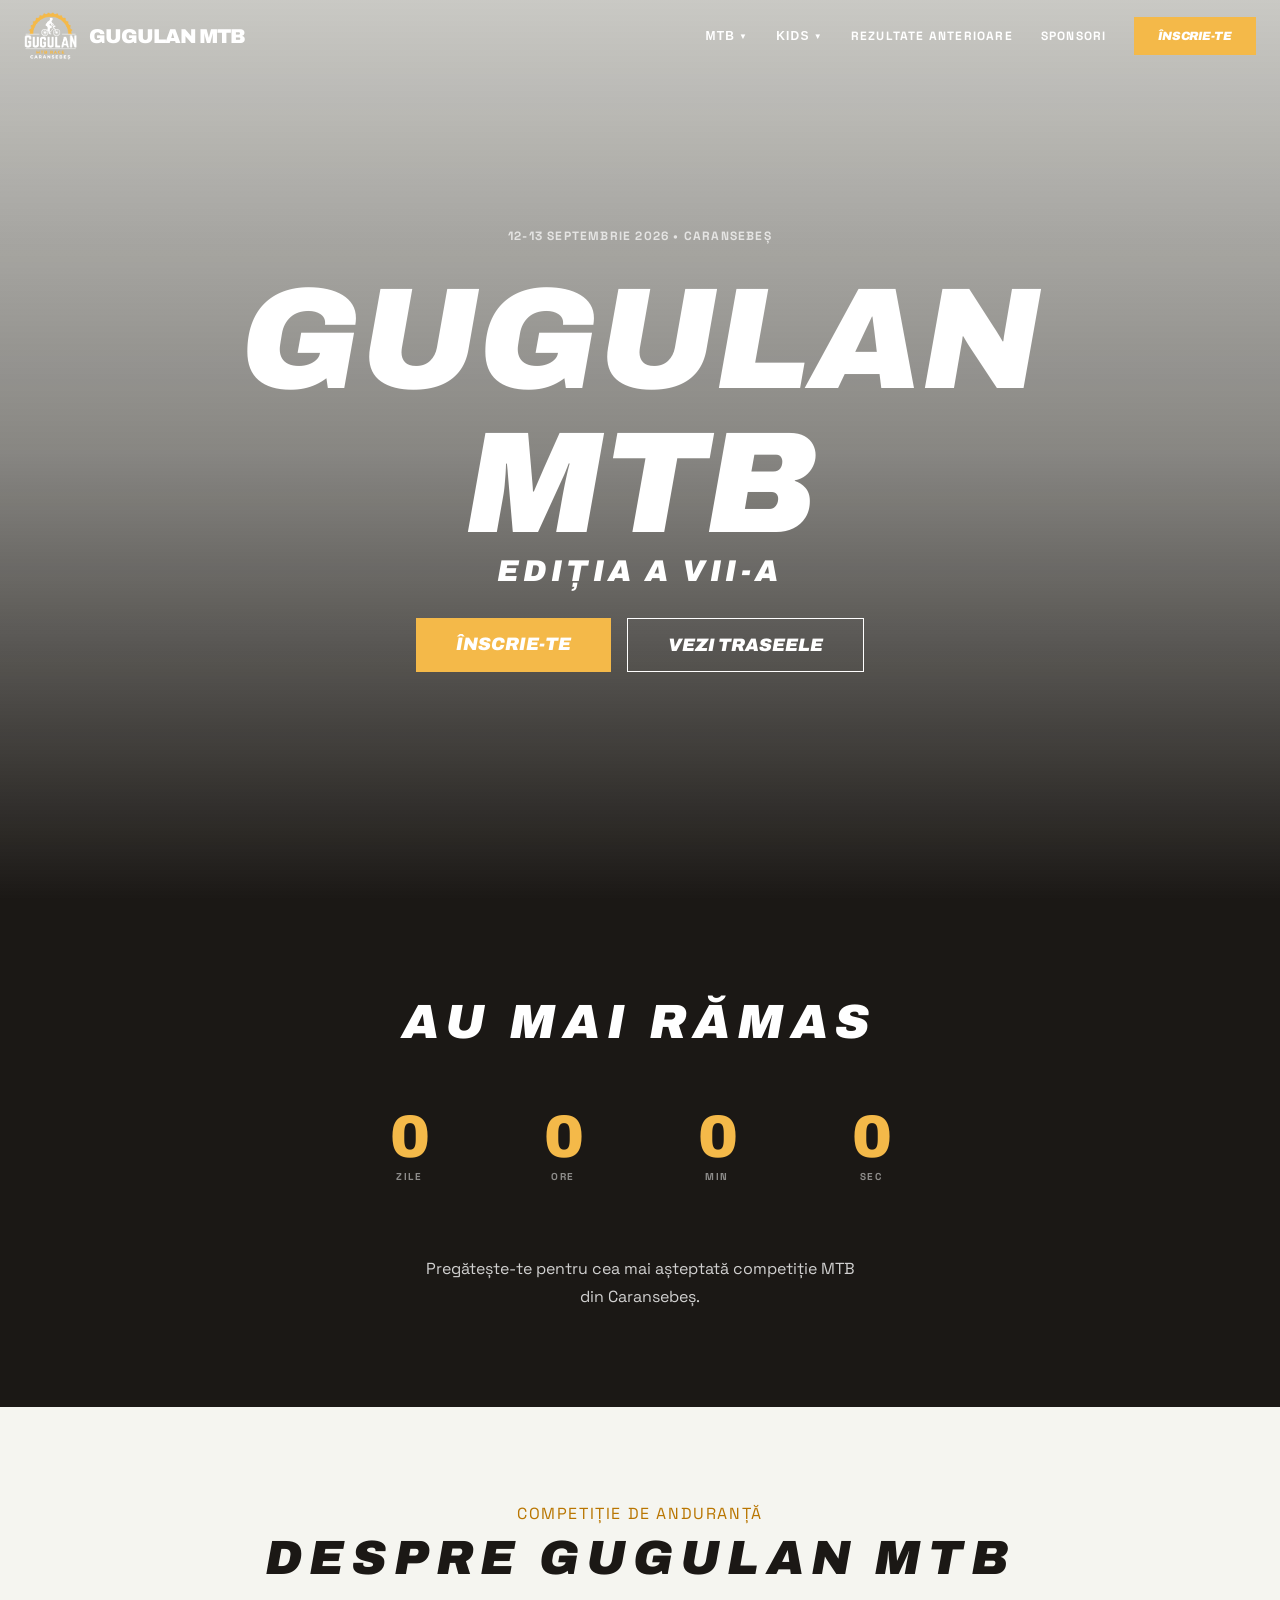
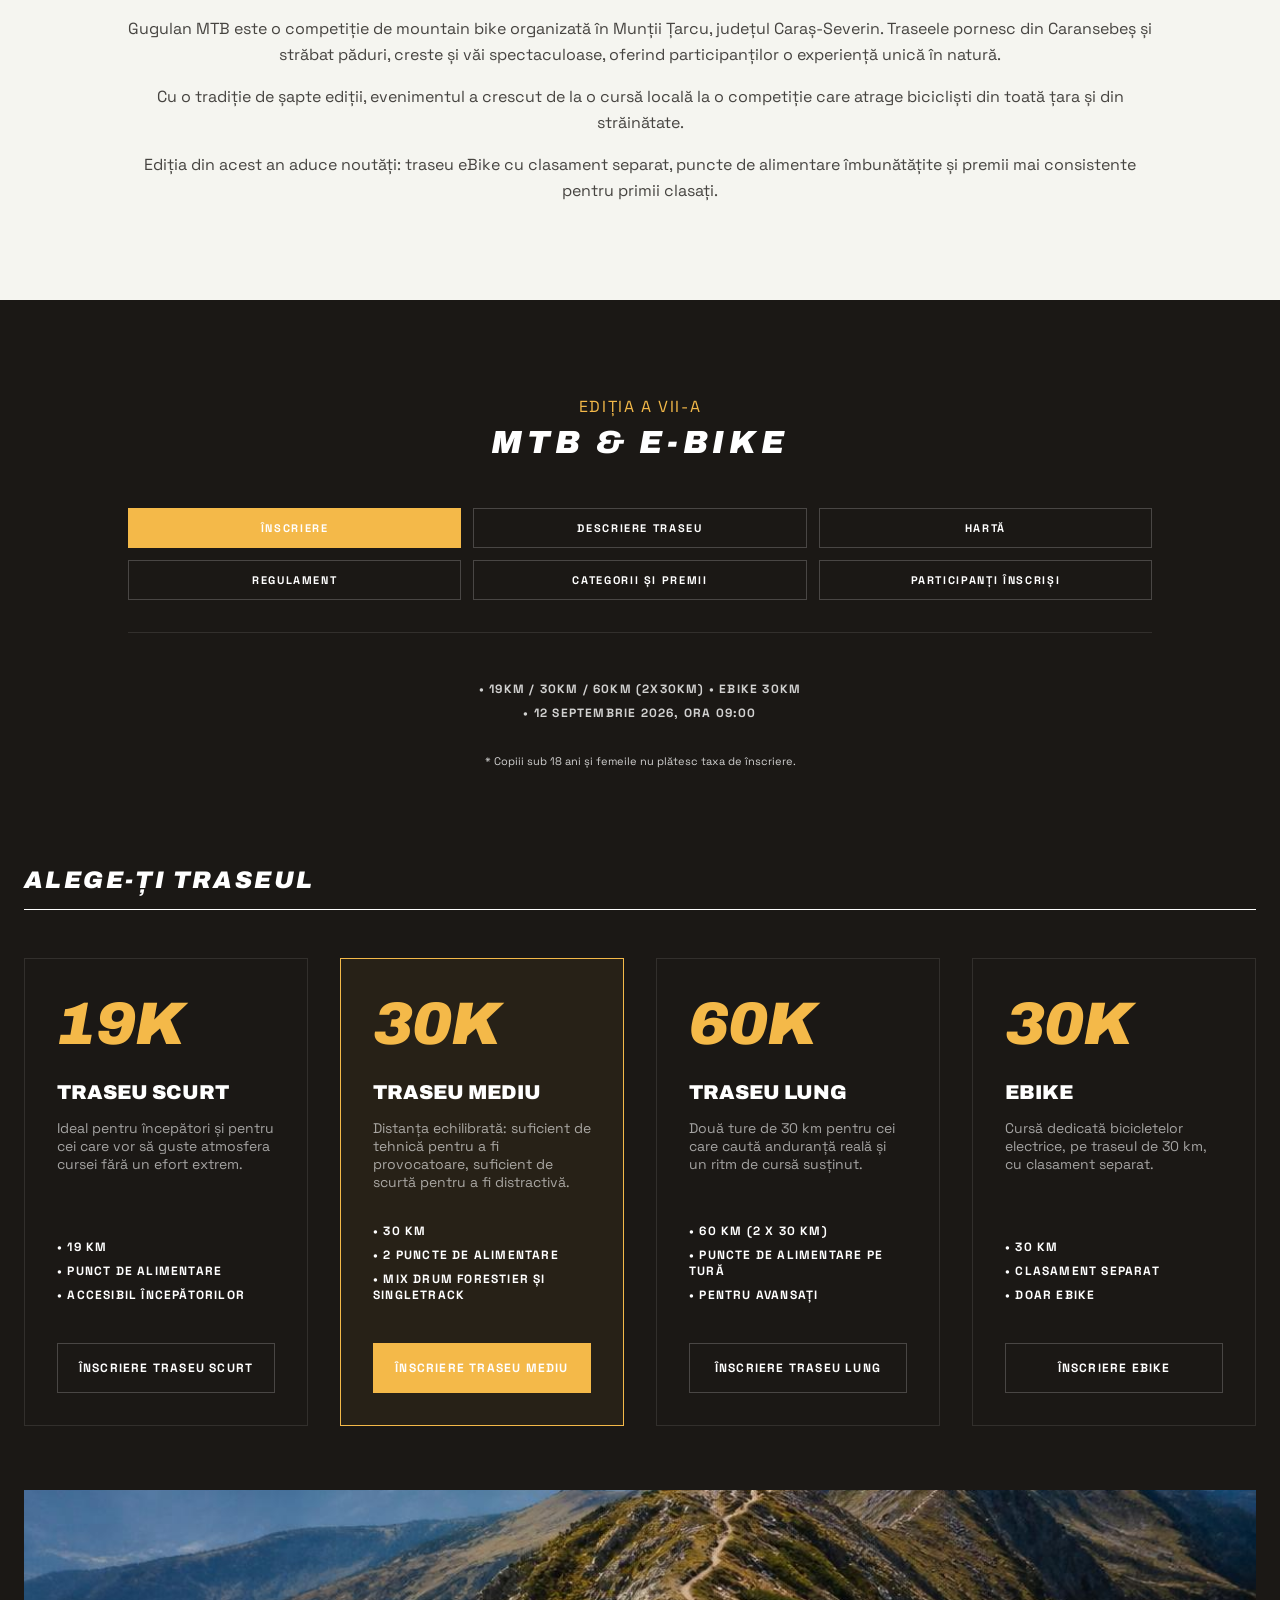
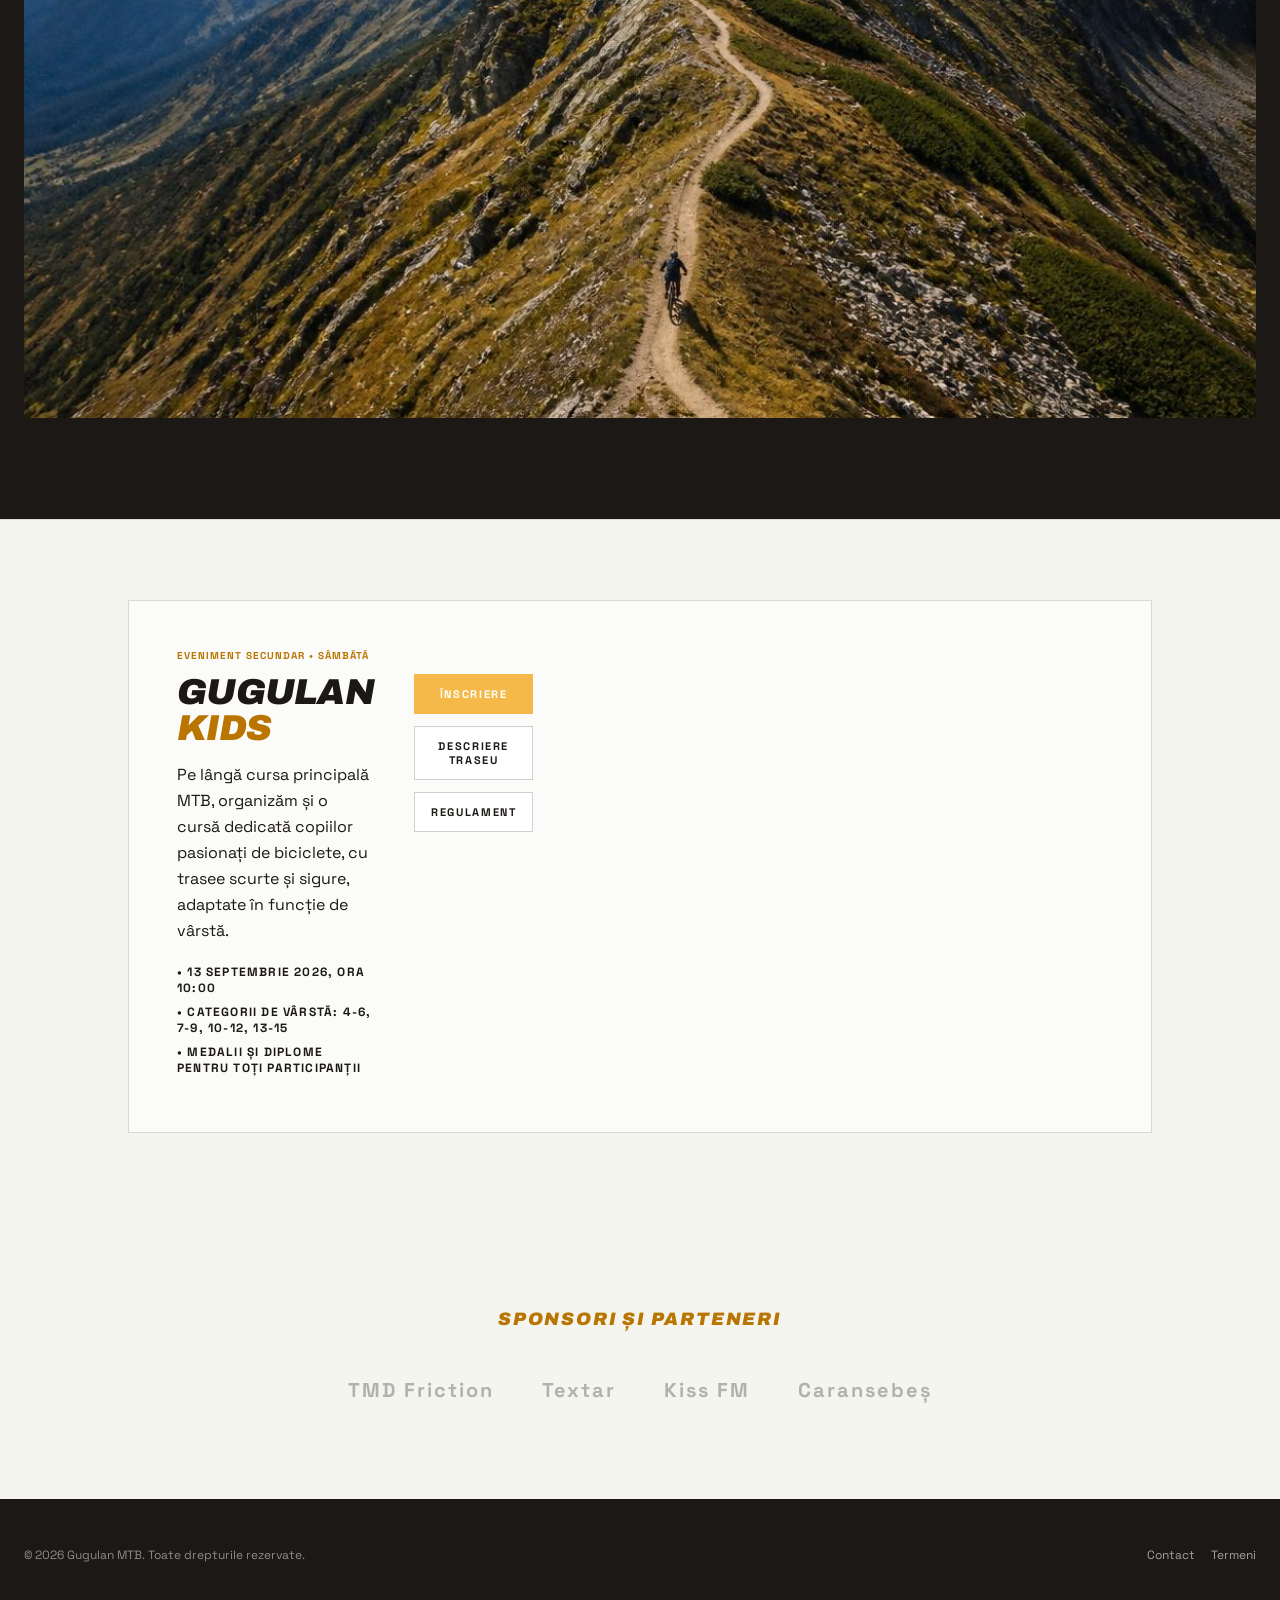
<file: index.html>
<!DOCTYPE html>
<html lang="ro">
<head>
<meta charset="utf-8"/>
<meta name="viewport" content="width=device-width, initial-scale=1"/>
<title>Gugulan MTB &amp; Kids — Ediția a VII-a • Caransebeș</title>
<meta name="description" content="Gugulan MTB &amp; Kids, ediția a VII-a. Competiție de mountain bike la Caransebeș — 12 septembrie MTB, 13 septembrie Kids. Trasee 19K / 30K / 60K și eBike 30K."/>
<meta name="author" content="Gugulan MTB"/>
<meta name="twitter:site" content="@gugulanmtb"/>
<meta property="og:title" content="Gugulan MTB &amp; Kids — Ediția a VII-a"/>
<meta property="og:description" content="Competiție MTB &amp; Kids la Caransebeș. Trasee 19K / 30K / 60K și eBike 30K. Înscrie-te la ediția a VII-a."/>
<meta property="og:type" content="website"/>
<meta name="twitter:card" content="summary_large_image"/>
<link rel="stylesheet" href="styles.css"/>
<link rel="icon" href="data:image/svg+xml,<svg xmlns='http://www.w3.org/2000/svg' viewBox='0 0 100 100'><text y='.9em' font-size='90'>🚵</text></svg>"/>
</head>
<body>

<!-- Navbar -->
<nav id="main-nav" class="navbar">
  <div class="navbar-inner">
    <a href="/" class="navbar-logo">
      <img id="nav-logo" src="logo.webp" alt="Gugulan MTB Race Caransebeș" width="120" height="110"/>
      <span>Gugulan MTB</span>
    </a>

    <!-- Desktop links -->
    <div class="nav-links-desktop">
      <div class="dropdown">
        <button class="dropdown-btn" aria-expanded="false">MTB <span class="arrow">▼</span></button>
        <div class="dropdown-menu">
          <a href="https://racetime.ro/events/188/register">Program</a>
          <a href="https://racetime.ro/events/188/register">Categorii și Premii</a>
          <a href="/traseu">Traseu MTB</a>
          <a href="https://racetime.ro/events/188/register">Modalități și taxe de înscriere</a>
          <a href="https://racetime.ro/events/188/register">Participanții Înscriși</a>
        </div>
      </div>
      <div class="dropdown">
        <button class="dropdown-btn" aria-expanded="false">Kids <span class="arrow">▼</span></button>
        <div class="dropdown-menu">
          <a href="https://racetime.ro/events/188/register">Program</a>
          <a href="https://racetime.ro/events/188/register">Categorii și Premii</a>
          <a href="https://racetime.ro/events/188/register">Traseu KIDS</a>
        </div>
      </div>
      <a href="https://racetime.ro/events/188/register" class="nav-link">Rezultate Anterioare</a>
      <a href="#sponsori" class="nav-link">Sponsori</a>
      <a href="https://racetime.ro/events/188/register" class="btn-cta">Înscrie-te</a>
    </div>

    <!-- Mobile buttons -->
    <div class="nav-mobile">
      <a href="https://racetime.ro/events/188/register" class="btn-cta" style="padding:0.5rem 1rem;font-size:11px;">Înscrie-te</a>
      <button class="hamburger" id="hamburger-btn" aria-label="Meniu">
        <span></span><span></span><span></span>
      </button>
    </div>
  </div>

  <!-- Mobile menu -->
  <div class="mobile-menu" id="mobile-menu">
    <div class="mobile-dropdown">
      <button class="mobile-dropdown-toggle" onclick="this.nextElementSibling.classList.toggle('open');this.querySelector('span:last-child').textContent=this.nextElementSibling.classList.contains('open')?'−':'+'">
        MTB <span>+</span>
      </button>
      <div class="mobile-dropdown-items">
        <a href="https://racetime.ro/events/188/register">Program</a>
        <a href="https://racetime.ro/events/188/register">Categorii și Premii</a>
        <a href="/traseu">Traseu MTB</a>
        <a href="https://racetime.ro/events/188/register">Modalități și taxe</a>
        <a href="https://racetime.ro/events/188/register">Participanții Înscriși</a>
      </div>
    </div>
    <div class="mobile-dropdown">
      <button class="mobile-dropdown-toggle" onclick="this.nextElementSibling.classList.toggle('open');this.querySelector('span:last-child').textContent=this.nextElementSibling.classList.contains('open')?'−':'+'">
        Kids <span>+</span>
      </button>
      <div class="mobile-dropdown-items">
        <a href="https://racetime.ro/events/188/register">Program</a>
        <a href="https://racetime.ro/events/188/register">Categorii și Premii</a>
        <a href="https://racetime.ro/events/188/register">Traseu KIDS</a>
      </div>
    </div>
    <a href="https://racetime.ro/events/188/register" class="mobile-link">Rezultate Anterioare</a>
    <a href="#sponsori" class="mobile-link" style="border-bottom:none;">Sponsori</a>
    <a href="https://racetime.ro/events/188/register" class="btn-cta" style="display:block;text-align:center;padding:1rem;margin-top:1.5rem;font-size:1.125rem;">Înscrie-te</a>
  </div>
</nav>

<!-- Hero -->
<section class="hero">
  <iframe class="hero-video" src="https://player.vimeo.com/video/1091876594?background=1&autoplay=1&loop=1&muted=1&dnt=1" allow="autoplay;fullscreen;picture-in-picture" frameborder="0" title="Gugulan MTB hero video" style="position:absolute;top:50%;left:50%;transform:translate(-50%,-50%);width:177.77vh;height:56.25vw;min-width:100%;min-height:100%;"></iframe>
  <div class="hero-overlay"></div>
  <div class="hero-content">
    <p class="hero-date">12-13 Septembrie 2026 • Caransebeș</p>
    <h1 class="hero-title">
      <div class="hero-title-main">GUGULAN<br/>MTB</div>
      <div class="hero-title-sub">Ediția a VII-a</div>
    </h1>
    <div class="hero-buttons">
      <a href="https://racetime.ro/events/188/register" class="hero-btn-primary">Înscrie-te</a>
      <a href="/traseu" class="hero-btn-secondary">Vezi Traseele</a>
    </div>
  </div>
</section>

<!-- Nimic intre Hero si Countdown -- hero direct --> <!-- Countdown -->
<section class="section section-dark text-center">
  <div class="container">
    <h2 class="section-title section-title-lg text-center mb-8">Au mai rămas</h2>
    <div class="countdown-grid" id="countdown">
      <div class="countdown-item"><div class="countdown-number text-brand" id="cd-days">0</div><div class="countdown-label">Zile</div></div>
      <div class="countdown-item"><div class="countdown-number text-brand" id="cd-hours">0</div><div class="countdown-label">Ore</div></div>
      <div class="countdown-item"><div class="countdown-number text-brand" id="cd-mins">0</div><div class="countdown-label">Min</div></div>
      <div class="countdown-item"><div class="countdown-number text-brand" id="cd-secs">0</div><div class="countdown-label">Sec</div></div>
    </div>
    <p class="text-body max-w-md mx-auto opacity-80 mt-8">Pregătește-te pentru cea mai așteptată competiție MTB din Caransebeș.</p>
  </div>
</section>

<!-- Despre -->
<section class="section section-light">
  <div class="container max-w-5xl">
    <div class="text-center mb-8">
      <span class="text-[10px] font-bold uppercase tracking-widest text-brand-deep mb-2" style="display:block;">Competiție de anduranță</span>
      <h2 class="section-title section-title-lg mb-4">Despre Gugulan MTB</h2>
    </div>
    <div class="text-body leading-relaxed opacity-80 max-w-3xl mx-auto text-center">
      <p class="mb-4">Gugulan MTB este o competiție de mountain bike organizată în Munții Țarcu, județul Caraș-Severin. Traseele pornesc din Caransebeș și străbat păduri, creste și văi spectaculoase, oferind participanților o experiență unică în natură.</p>
      <p class="mb-4">Cu o tradiție de șapte ediții, evenimentul a crescut de la o cursă locală la o competiție care atrage bicicliști din toată țara și din străinătate.</p>
      <p>Ediția din acest an aduce noutăți: traseu eBike cu clasament separat, puncte de alimentare îmbunătățite și premii mai consistente pentru primii clasați.</p>
    </div>
  </div>
</section>

<!-- Register section (MTB) -->
<section id="register" class="section section-dark">
  <div class="container max-w-5xl">
    <div class="text-center mb-12">
      <span class="text-[10px] font-bold uppercase tracking-widest text-brand mb-2" style="display:block;">Ediția a VII-a</span>
      <h2 class="section-title text-center" style="font-size:2rem;">MTB &amp; E-Bike</h2>
    </div>

    <div class="register-grid mb-8">
      <a href="https://racetime.ro/events/188/register" class="register-btn register-btn-primary">Înscriere</a>
      <a href="https://racetime.ro/events/188/register" class="register-btn">Descriere Traseu</a>
      <a href="https://racetime.ro/events/188/register" class="register-btn">Hartă</a>
      <a href="https://racetime.ro/events/188/register" class="register-btn">Regulament</a>
      <a href="https://racetime.ro/events/188/register" class="register-btn">Categorii și Premii</a>
      <a href="https://racetime.ro/events/188/register" class="register-btn">Participanți înscriși</a>
    </div>

    <hr class="border-peak/10" style="border:0;height:1px;background:color-mix(in oklch, var(--peak) 10%, transparent);margin-bottom:3rem;"/>

    <div class="text-center max-w-md mx-auto">
      <ul class="track-features text-peak/80">
        <li>• 19km / 30km / 60km (2x30km) • eBike 30km</li>
        <li>• 12 Septembrie 2026, ora 09:00</li>
      </ul>
      <p class="text-xs leading-relaxed text-peak/80">* Copiii sub 18 ani și femeile nu plătesc taxa de înscriere.</p>
    </div>
  </div>
</section>

<!-- Alege-ți traseul -->
<section id="tracks" class="section section-dark" style="padding-top:0;">
  <div class="container">
    <h3 class="section-title tracking-widest mb-12 border-b border-peak/10 pb-4" style="font-size:1.5rem;">Alege-ți traseul</h3>
    <div class="tracks-grid">
      <!-- 19K -->
      <div class="track-card">
        <div class="track-number">19K</div>
        <h4 class="track-name">Traseu Scurt</h4>
        <p class="track-desc">Ideal pentru începători și pentru cei care vor să guste atmosfera cursei fără un efort extrem.</p>
        <ul class="track-features">
          <li>• 19 km</li>
          <li>• Punct de alimentare</li>
          <li>• Accesibil începătorilor</li>
        </ul>
        <a href="https://racetime.ro/events/188/register" class="track-btn">Înscriere Traseu Scurt</a>
      </div>
      <!-- 30K highlighted -->
      <div class="track-card highlighted">
        <div class="track-number">30K</div>
        <h4 class="track-name">Traseu Mediu</h4>
        <p class="track-desc">Distanța echilibrată: suficient de tehnică pentru a fi provocatoare, suficient de scurtă pentru a fi distractivă.</p>
        <ul class="track-features">
          <li>• 30 km</li>
          <li>• 2 puncte de alimentare</li>
          <li>• Mix drum forestier și singletrack</li>
        </ul>
        <a href="https://racetime.ro/events/188/register" class="track-btn track-btn-primary">Înscriere Traseu Mediu</a>
      </div>
      <!-- 60K -->
      <div class="track-card">
        <div class="track-number">60K</div>
        <h4 class="track-name">Traseu Lung</h4>
        <p class="track-desc">Două ture de 30 km pentru cei care caută anduranță reală și un ritm de cursă susținut.</p>
        <ul class="track-features">
          <li>• 60 km (2 x 30 km)</li>
          <li>• Puncte de alimentare pe tură</li>
          <li>• Pentru avansați</li>
        </ul>
        <a href="https://racetime.ro/events/188/register" class="track-btn">Înscriere Traseu Lung</a>
      </div>
      <!-- eBike -->
      <div class="track-card">
        <div class="track-number">30K</div>
        <h4 class="track-name">eBike</h4>
        <p class="track-desc">Cursă dedicată bicicletelor electrice, pe traseul de 30 km, cu clasament separat.</p>
        <ul class="track-features">
          <li>• 30 km</li>
          <li>• Clasament separat</li>
          <li>• Doar eBike</li>
        </ul>
        <a href="https://racetime.ro/events/188/register" class="track-btn">Înscriere eBike</a>
      </div>
    </div>

    <div class="mt-16">
      <img src="ridge-track.jpg" alt="Traseu montan îngust pe creastă, din competiția Gugulan MTB" class="w-full aspect-[21/9] object-cover"/>
    </div>
  </div>
</section>

<!-- Kids section -->
<section id="kids" class="kids-section">
  <div class="kids-inner">
    <div class="kids-badge">Eveniment secundar • Sâmbătă</div>
    <div class="grid lg:grid-cols-12 gap-10 items-start">
      <div class="lg:col-span-7">
        <h2 class="kids-title">Gugulan <span>Kids</span></h2>
        <p class="kids-text">Pe lângă cursa principală MTB, organizăm și o cursă dedicată copiilor pasionați de biciclete, cu trasee scurte și sigure, adaptate în funcție de vârstă.</p>
        <ul class="kulis">
          <li>• 13 Septembrie 2026, ora 10:00</li>
          <li>• Categorii de vârstă: 4-6, 7-9, 10-12, 13-15</li>
          <li>• Medalii și diplome pentru toți participanții</li>
        </ul>
      </div>
      <div class="lg:col-span-5 kids-buttons">
        <a href="https://racetime.ro/events/188/register" class="register-btn register-btn-primary">Înscriere</a>
        <a href="https://racetime.ro/events/188/register" class="register-btn" style="background:var(--peak);color:var(--dirt);border:1px solid color-mix(in oklch, var(--dirt) 20%, transparent);">Descriere Traseu</a>
        <a href="https://racetime.ro/events/188/register" class="register-btn" style="background:var(--peak);color:var(--dirt);border:1px solid color-mix(in oklch, var(--dirt) 20%, transparent);">Regulament</a>
      </div>
    </div>
  </div>
</section>

<!-- Sponsori -->
<section id="sponsori" class="section section-light">
  <div class="container text-center">
    <h3 class="section-title tracking-widest mb-12" style="font-size:1.125rem;color:var(--brand-deep);">Sponsori și Parteneri</h3>
    <div class="sponsors-grid">
      <div class="sponsor-logo"><div style="font-size:1.25rem;font-weight:700;letter-spacing:0.1em;opacity:0.5;">TMD Friction</div></div>
      <div class="sponsor-logo"><div style="font-size:1.25rem;font-weight:700;letter-spacing:0.1em;opacity:0.5;">Textar</div></div>
      <div class="sponsor-logo"><div style="font-size:1.25rem;font-weight:700;letter-spacing:0.1em;opacity:0.5;">Kiss FM</div></div>
      <div class="sponsor-logo"><div style="font-size:1.25rem;font-weight:700;letter-spacing:0.1em;opacity:0.5;">Caransebeș</div></div>
    </div>
  </div>
</section>

<!-- Footer -->
<footer class="footer">
  <div class="footer-inner">
    <div class="footer-copy">&copy; 2026 Gugulan MTB. Toate drepturile rezervate.</div>
    <div class="footer-links">
      <a href="https://racetime.ro/events/188/register">Contact</a>
      <a href="https://racetime.ro/events/188/register">Termeni</a>
    </div>
  </div>
</footer>

<script>
// Navbar scroll
(function() {
  var nav = document.getElementById('main-nav');
  if (!nav) return;
  function onScroll() {
    if (window.scrollY < 50) nav.classList.remove('scrolled');
    else nav.classList.add('scrolled');
  }
  onScroll();
  window.addEventListener('scroll', onScroll, { passive: true });
})();

// Mobile menu
(function() {
  var btn = document.getElementById('hamburger-btn');
  var menu = document.getElementById('mobile-menu');
  if (!btn || !menu) return;
  btn.addEventListener('click', function() {
    menu.classList.toggle('open');
  });
})();

// Countdown live — 12 Septembrie 2026, ora 09:00 EEST
(function() {
  var eventDate = new Date('2026-09-12T09:00:00+03:00').getTime();
  var dEl = document.getElementById('cd-days');
  var hEl = document.getElementById('cd-hours');
  var mEl = document.getElementById('cd-mins');
  var sEl = document.getElementById('cd-secs');
  if (!dEl) return;
  function tick() {
    var now = new Date().getTime();
    var diff = Math.max(0, eventDate - now);
    dEl.textContent = Math.floor(diff / (1000 * 60 * 60 * 24));
    hEl.textContent = Math.floor((diff % (1000 * 60 * 60 * 24)) / (1000 * 60 * 60));
    mEl.textContent = Math.floor((diff % (1000 * 60 * 60)) / (1000 * 60));
    sEl.textContent = Math.floor((diff % (1000 * 60)) / 1000);
  }
  tick();
  setInterval(tick, 1000);
})();
</script>

</body>
</html>
</file>
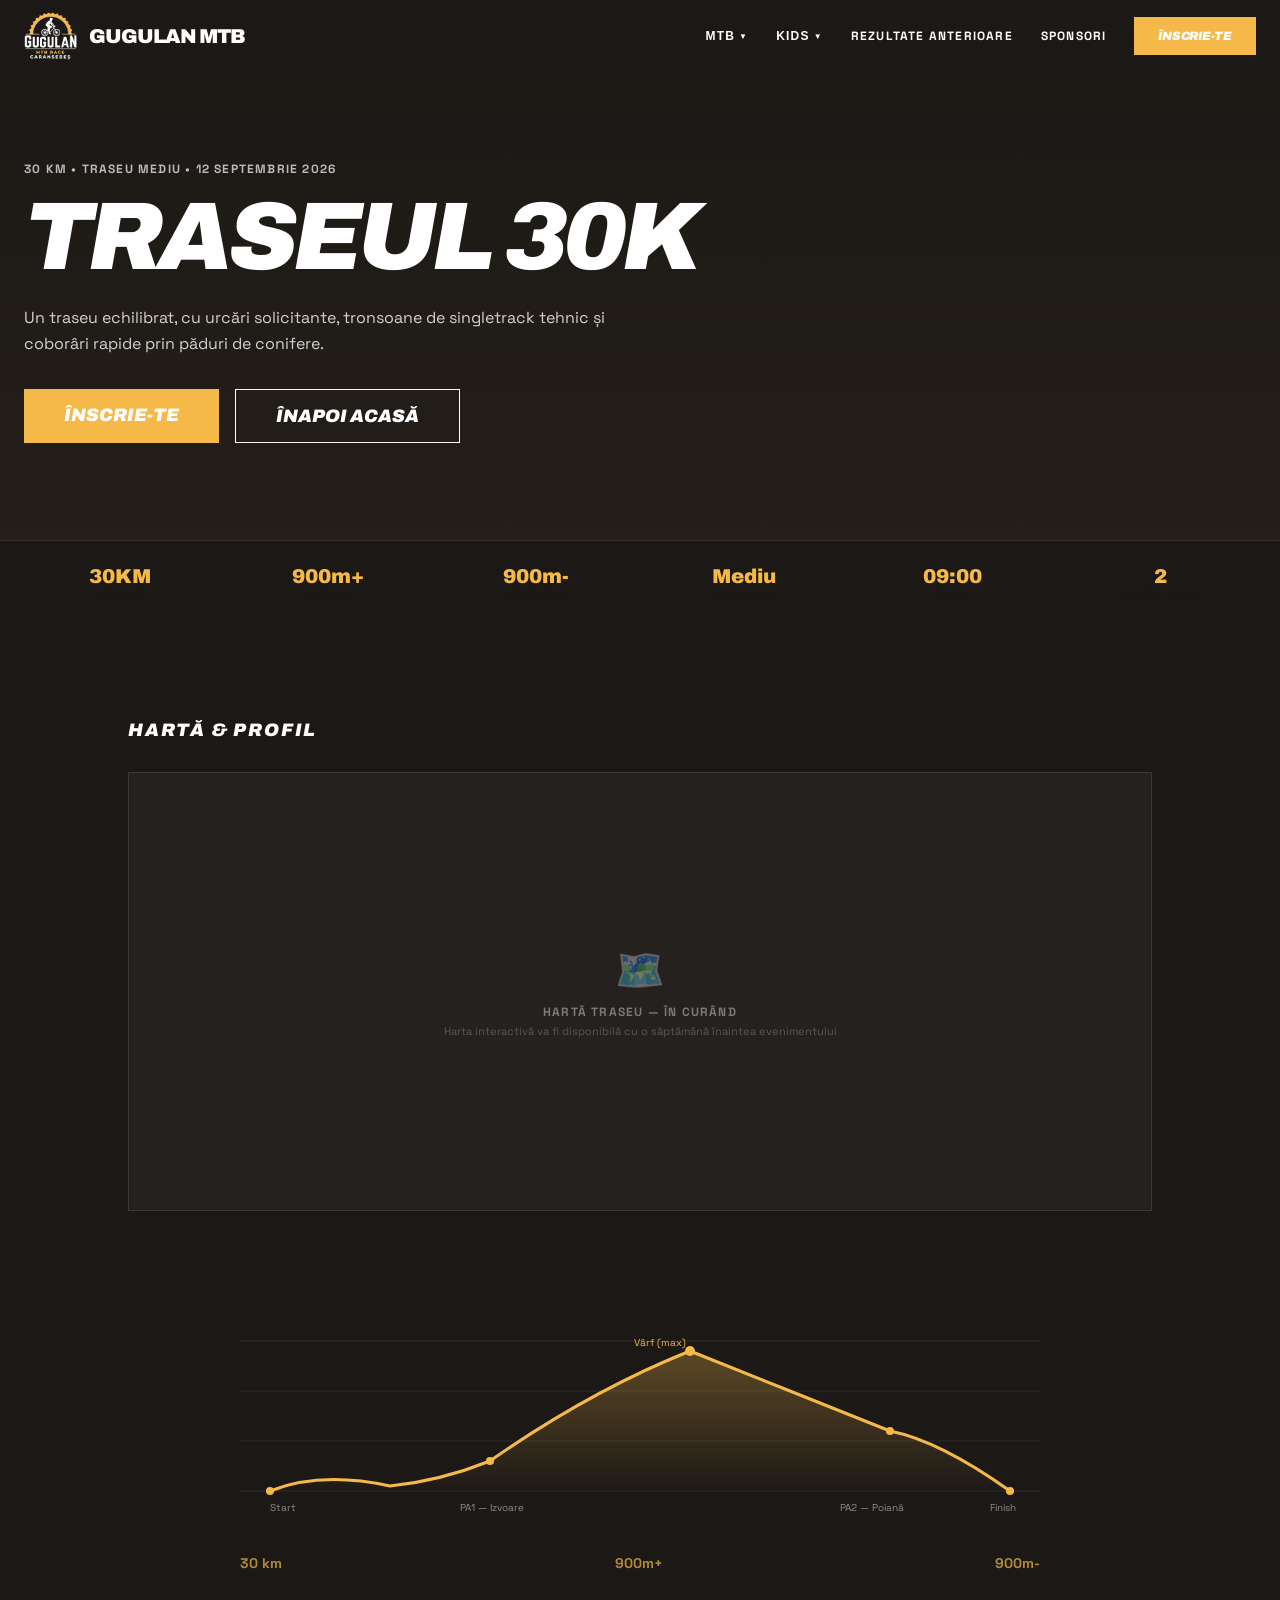
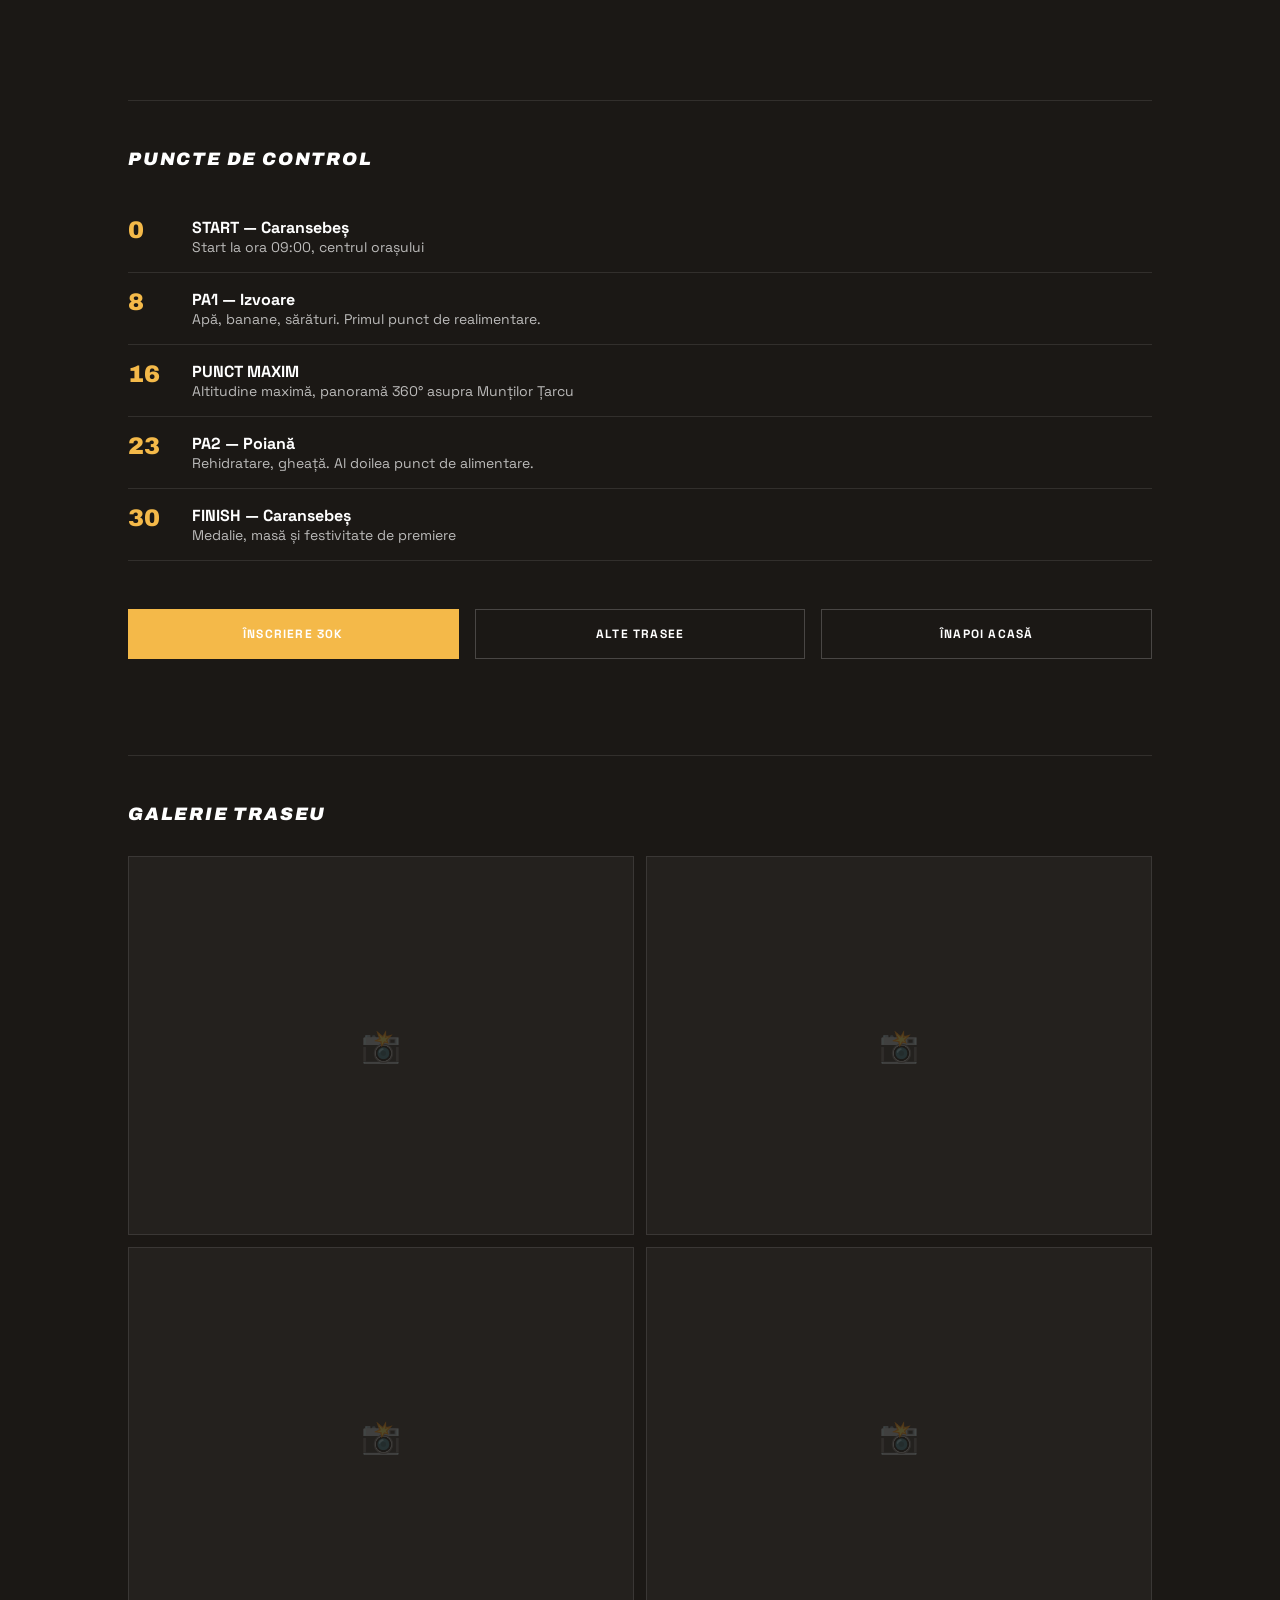
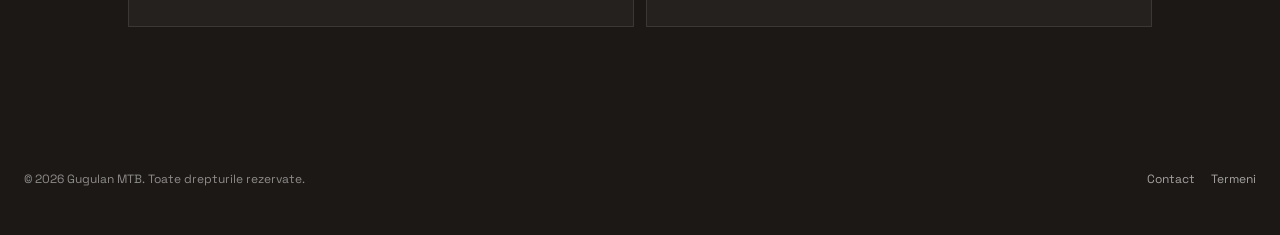
<file: traseu.html>
<!DOCTYPE html>
<html lang="ro">
<head>
<meta charset="utf-8"/>
<meta name="viewport" content="width=device-width, initial-scale=1"/>
<title>Traseu Mediu 30K • Gugulan MTB</title>
<meta name="description" content="Descoperă traseul Mediu de 30 km de la Gugulan MTB Caransebeș: urcări solicitante, singletrack tehnic și coborâri rapide."/>
<meta name="author" content="Gugulan MTB"/>
<meta name="twitter:site" content="@gugulanmtb"/>
<meta property="og:title" content="Traseu Mediu 30K • Gugulan MTB"/>
<meta property="og:description" content="Descoperă traseul Mediu de 30 km de la Gugulan MTB Caransebeș."/>
<meta property="og:type" content="website"/>
<meta name="twitter:card" content="summary_large_image"/>
<link rel="stylesheet" href="styles.css"/>
<link rel="canonical" href="/traseu"/>
<meta name="robots" content="index, follow"/>
</head>
<body>

<!-- Navbar -->
<nav id="main-nav" class="navbar">
  <div class="navbar-inner">
    <a href="/" class="navbar-logo">
      <img src="logo.webp" alt="Gugulan MTB Race Caransebeș" width="120" height="110"/>
      <span>Gugulan MTB</span>
    </a>
    <div class="nav-links-desktop">
      <div class="dropdown">
        <button class="dropdown-btn" aria-expanded="false">MTB <span class="arrow">▼</span></button>
        <div class="dropdown-menu">
          <a href="https://racetime.ro/events/188/register">Program</a>
          <a href="https://racetime.ro/events/188/register">Categorii și Premii</a>
          <a href="/traseu">Traseu MTB</a>
          <a href="https://racetime.ro/events/188/register">Modalități și taxe de înscriere</a>
          <a href="https://racetime.ro/events/188/register">Participanții Înscriși</a>
        </div>
      </div>
      <div class="dropdown">
        <button class="dropdown-btn" aria-expanded="false">Kids <span class="arrow">▼</span></button>
        <div class="dropdown-menu">
          <a href="https://racetime.ro/events/188/register">Program</a>
          <a href="https://racetime.ro/events/188/register">Categorii și Premii</a>
          <a href="https://racetime.ro/events/188/register">Traseu KIDS</a>
        </div>
      </div>
      <a href="https://racetime.ro/events/188/register" class="nav-link">Rezultate Anterioare</a>
      <a href="/#sponsori" class="nav-link">Sponsori</a>
      <a href="https://racetime.ro/events/188/register" class="btn-cta">Înscrie-te</a>
    </div>
    <div class="nav-mobile">
      <a href="https://racetime.ro/events/188/register" class="btn-cta" style="padding:0.5rem 1rem;font-size:11px;">Înscrie-te</a>
      <button class="hamburger" id="hamburger-btn" aria-label="Meniu">
        <span></span><span></span><span></span>
      </button>
    </div>
  </div>
  <div class="mobile-menu" id="mobile-menu">
    <div class="mobile-dropdown">
      <button class="mobile-dropdown-toggle" onclick="this.nextElementSibling.classList.toggle('open');this.querySelector('span:last-child').textContent=this.nextElementSibling.classList.contains('open')?'−':'+'">MTB <span>+</span></button>
      <div class="mobile-dropdown-items">
        <a href="https://racetime.ro/events/188/register">Program</a>
        <a href="https://racetime.ro/events/188/register">Categorii și Premii</a>
        <a href="/traseu">Traseu MTB</a>
        <a href="https://racetime.ro/events/188/register">Modalități și taxe</a>
        <a href="https://racetime.ro/events/188/register">Participanții Înscriși</a>
      </div>
    </div>
    <div class="mobile-dropdown">
      <button class="mobile-dropdown-toggle" onclick="this.nextElementSibling.classList.toggle('open');this.querySelector('span:last-child').textContent=this.nextElementSibling.classList.contains('open')?'−':'+'">Kids <span>+</span></button>
      <div class="mobile-dropdown-items">
        <a href="https://racetime.ro/events/188/register">Program</a>
        <a href="https://racetime.ro/events/188/register">Categorii și Premii</a>
        <a href="https://racetime.ro/events/188/register">Traseu KIDS</a>
      </div>
    </div>
    <a href="https://racetime.ro/events/188/register" class="mobile-link">Rezultate Anterioare</a>
    <a href="/#sponsori" class="mobile-link" style="border-bottom:none;">Sponsori</a>
    <a href="https://racetime.ro/events/188/register" class="btn-cta" style="display:block;text-align:center;padding:1rem;margin-top:1.5rem;font-size:1.125rem;">Înscrie-te</a>
  </div>
</nav>

<!-- Hero Traseu -->
<section class="traseu-hero">
  <div class="traseu-hero-bg"></div>
  <div class="traseu-hero-content">
    <div class="traseu-meta">30 KM • Traseu Mediu • 12 Septembrie 2026</div>
    <h1 class="traseu-title">Traseul 30K</h1>
    <p class="traseu-desc">Un traseu echilibrat, cu urcări solicitante, tronsoane de singletrack tehnic și coborâri rapide prin păduri de conifere.</p>
    <div class="traseu-hero-buttons">
      <a href="https://racetime.ro/events/188/register" class="hero-btn-primary">Înscrie-te</a>
      <a href="/" class="hero-btn-secondary">Înapoi Acasă</a>
    </div>
  </div>
</section>

<!-- Stats Bar -->
<section class="traseu-stats">
  <div class="traseu-stats-inner">
    <div><div class="traseu-stat-value">30KM</div><div class="traseu-stat-label">Distanță</div></div>
    <div><div class="traseu-stat-value">900m+</div><div class="traseu-stat-label">Urcare</div></div>
    <div><div class="traseu-stat-value">900m-</div><div class="traseu-stat-label">Coborâre</div></div>
    <div><div class="traseu-stat-value">Mediu</div><div class="traseu-stat-label">Dificultate</div></div>
    <div><div class="traseu-stat-value">09:00</div><div class="traseu-stat-label">Start</div></div>
    <div><div class="traseu-stat-value">2</div><div class="traseu-stat-label">Puncte Alim.</div></div>
  </div>
</section>

<!-- Map & Elevation -->
<section class="section section-dark">
  <div class="container max-w-5xl">
    <h2 class="section-title tracking-widest mb-8" style="font-size:1.125rem;">Hartă & Profil</h2>

    <!-- Map placeholder -->
    <div style="aspect-ratio:21/9;background:color-mix(in oklch, var(--peak) 5%, var(--dirt));border:1px solid color-mix(in oklch, var(--peak) 10%, transparent);display:flex;align-items:center;justify-content:center;margin-bottom:3rem;">
      <div style="text-align:center;opacity:0.4;">
        <div style="font-size:2.5rem;margin-bottom:0.5rem;">🗺️</div>
        <div style="font-size:0.75rem;font-weight:700;text-transform:uppercase;letter-spacing:0.1em;">Hartă Traseu — În curând</div>
        <div style="font-size:0.6875rem;opacity:0.6;margin-top:0.25rem;">Harta interactivă va fi disponibilă cu o săptămână înaintea evenimentului</div>
      </div>
    </div>

    <!-- Elevation Chart -->
    <div style="max-width:800px;margin:0 auto;padding:2rem 0;">
      <svg viewBox="0 0 800 250" style="width:100%;height:auto;">
        <defs>
          <linearGradient id="elev-grad" x1="0" y1="0" x2="0" y2="1">
            <stop offset="0%" stop-color="#F4B949" stop-opacity="0.3"/>
            <stop offset="100%" stop-color="#F4B949" stop-opacity="0.01"/>
          </linearGradient>
        </defs>
        <line x1="0" y1="200" x2="800" y2="200" stroke="rgba(255,255,255,0.08)" stroke-width="1"/>
        <line x1="0" y1="150" x2="800" y2="150" stroke="rgba(255,255,255,0.08)" stroke-width="1"/>
        <line x1="0" y1="100" x2="800" y2="100" stroke="rgba(255,255,255,0.08)" stroke-width="1"/>
        <line x1="0" y1="50" x2="800" y2="50" stroke="rgba(255,255,255,0.08)" stroke-width="1"/>
        <path d="M30,200 Q80,180 150,195 Q200,190 250,170 Q350,100 450,60 Q500,80 550,100 Q600,120 650,140 Q700,150 770,200"
          fill="none" stroke="#F4B949" stroke-width="3" stroke-linejoin="round"/>
        <path d="M30,200 Q80,180 150,195 Q200,190 250,170 Q350,100 450,60 Q500,80 550,100 Q600,120 650,140 Q700,150 770,200 L770,200 L30,200 Z"
          fill="url(#elev-grad)"/>
        <text x="30" y="220" fill="rgba(255,255,255,0.5)" font-size="10">Start</text>
        <text x="220" y="220" fill="rgba(255,255,255,0.5)" font-size="10">PA1 — Izvoare</text>
        <text x="420" y="55" fill="#F4B949" font-size="10" text-anchor="middle">Vârf (max)</text>
        <text x="600" y="220" fill="rgba(255,255,255,0.5)" font-size="10">PA2 — Poiană</text>
        <text x="750" y="220" fill="rgba(255,255,255,0.5)" font-size="10">Finish</text>
        <circle cx="30" cy="200" r="4" fill="#F4B949"/>
        <circle cx="250" cy="170" r="4" fill="#F4B949"/>
        <circle cx="450" cy="60" r="5" fill="#F4B949"/>
        <circle cx="650" cy="140" r="4" fill="#F4B949"/>
        <circle cx="770" cy="200" r="4" fill="#F4B949"/>
      </svg>
      <div style="display:flex;justify-content:space-between;color:rgba(244,185,73,0.7);font-weight:700;font-size:0.875rem;margin-top:0.5rem;">
        <span>30 km</span>
        <span>900m+</span>
        <span>900m-</span>
      </div>
    </div>
  </div>
</section>

<!-- Puncte de Control -->
<section class="section section-dark" style="padding-top:0;">
  <div class="container max-w-5xl">
    <hr style="border:0;height:1px;background:color-mix(in oklch, var(--peak) 10%, transparent);margin-bottom:3rem;"/>
    <h3 class="section-title tracking-widest mb-8" style="font-size:1.125rem;">Puncte de Control</h3>

    <div class="control-point">
      <div class="control-km">0</div>
      <div>
        <div class="control-name">START — Caransebeș</div>
        <div class="control-desc">Start la ora 09:00, centrul orașului</div>
      </div>
    </div>
    <div class="control-point">
      <div class="control-km">8</div>
      <div>
        <div class="control-name">PA1 — Izvoare</div>
        <div class="control-desc">Apă, banane, sărături. Primul punct de realimentare.</div>
      </div>
    </div>
    <div class="control-point">
      <div class="control-km">16</div>
      <div>
        <div class="control-name">PUNCT MAXIM</div>
        <div class="control-desc">Altitudine maximă, panoramă 360° asupra Munților Țarcu</div>
      </div>
    </div>
    <div class="control-point">
      <div class="control-km">23</div>
      <div>
        <div class="control-name">PA2 — Poiană</div>
        <div class="control-desc">Rehidratare, gheață. Al doilea punct de alimentare.</div>
      </div>
    </div>
    <div class="control-point">
      <div class="control-km">30</div>
      <div>
        <div class="control-name">FINISH — Caransebeș</div>
        <div class="control-desc">Medalie, masă și festivitate de premiere</div>
      </div>
    </div>

    <div style="display:flex;flex-wrap:wrap;gap:1rem;margin-top:3rem;">
      <a href="https://racetime.ro/events/188/register" class="track-btn track-btn-primary" style="flex:1;min-width:200px;">Înscriere 30K</a>
      <a href="https://racetime.ro/events/188/register" class="track-btn" style="flex:1;min-width:200px;">Alte trasee</a>
      <a href="/" class="track-btn" style="flex:1;min-width:200px;">Înapoi Acasă</a>
    </div>
  </div>
</section>

<!-- Galerie Foto -->
<section class="section section-dark" style="padding-top:0;">
  <div class="container max-w-5xl">
    <hr style="border:0;height:1px;background:color-mix(in oklch, var(--peak) 10%, transparent);margin-bottom:3rem;"/>
    <h3 class="section-title tracking-widest mb-8" style="font-size:1.125rem;">Galerie Traseu</h3>
    <div style="display:grid;grid-template-columns:repeat(2,1fr);gap:0.75rem;">
      <div style="aspect-ratio:4/3;background:color-mix(in oklch, var(--peak) 5%, var(--dirt));border:1px solid color-mix(in oklch, var(--peak) 10%, transparent);display:flex;align-items:center;justify-content:center;">
        <span style="font-size:2rem;opacity:0.2;">📸</span>
      </div>
      <div style="aspect-ratio:4/3;background:color-mix(in oklch, var(--peak) 5%, var(--dirt));border:1px solid color-mix(in oklch, var(--peak) 10%, transparent);display:flex;align-items:center;justify-content:center;">
        <span style="font-size:2rem;opacity:0.2;">📸</span>
      </div>
      <div style="aspect-ratio:4/3;background:color-mix(in oklch, var(--peak) 5%, var(--dirt));border:1px solid color-mix(in oklch, var(--peak) 10%, transparent);display:flex;align-items:center;justify-content:center;">
        <span style="font-size:2rem;opacity:0.2;">📸</span>
      </div>
      <div style="aspect-ratio:4/3;background:color-mix(in oklch, var(--peak) 5%, var(--dirt));border:1px solid color-mix(in oklch, var(--peak) 10%, transparent);display:flex;align-items:center;justify-content:center;">
        <span style="font-size:2rem;opacity:0.2;">📸</span>
      </div>
    </div>
  </div>
</section>

<!-- Footer -->
<footer class="footer">
  <div class="footer-inner">
    <div class="footer-copy">&copy; 2026 Gugulan MTB. Toate drepturile rezervate.</div>
    <div class="footer-links">
      <a href="https://racetime.ro/events/188/register">Contact</a>
      <a href="https://racetime.ro/events/188/register">Termeni</a>
    </div>
  </div>
</footer>

<script>
(function() {
  var nav = document.getElementById('main-nav');
  if (!nav) return;
  function onScroll() {
    if (window.scrollY < 50) nav.classList.remove('scrolled');
    else nav.classList.add('scrolled');
  }
  onScroll();
  window.addEventListener('scroll', onScroll, { passive: true });
})();
(function() {
  var btn = document.getElementById('hamburger-btn');
  var menu = document.getElementById('mobile-menu');
  if (!btn || !menu) return;
  btn.addEventListener('click', function() { menu.classList.toggle('open'); });
})();
</script>
</body>
</html>
</file>
<file: styles.css>
/* Gugulan MTB - Styles */
/* Tailwind v4 equivalent custom properties & utilities */

@import url('https://fonts.googleapis.com/css2?family=Archivo:ital,wght@0,100..900;1,100..900&family=Space+Grotesk:wght@300..700&display=swap');

:root {
  --brand: oklch(82% .142 80.17);
  --brand-deep: oklch(62% .135 70);
  --dirt: oklch(21.1% .007 67.404);
  --peak: oklch(100% 0 0);
  --gravel: oklch(96.9% .007 106.522);
  --gravel-dark: oklch(92% .006 106.522);
  --cta: oklch(55% .19 30);
  --cta-bg: #F4B949;
}

* { margin: 0; padding: 0; box-sizing: border-box; }

body {
  font-family: 'Space Grotesk', monospace, sans-serif;
  background: var(--gravel);
  color: var(--dirt);
  -webkit-font-smoothing: antialiased;
}

.font-display { font-family: 'Archivo', sans-serif; }
.font-mono { font-family: 'Space Grotesk', monospace; }

/* Navbar */
.navbar {
  position: fixed;
  inset: 0 0 auto 0;
  z-index: 50;
  background: transparent;
  backdrop-filter: none;
  transition: all 0.3s ease;
}
.navbar.scrolled {
  background: var(--dirt);
  background-color: color-mix(in oklch, var(--dirt) 95%, transparent);
  backdrop-filter: blur(8px);
  -webkit-backdrop-filter: blur(8px);
  border-bottom: 1px solid color-mix(in oklch, var(--peak) 10%, transparent);
}
.navbar-inner {
  display: grid;
  grid-template-columns: minmax(0,1fr) auto;
  align-items: center;
  gap: 1rem;
  padding: 0.75rem 1rem;
  max-width: 1280px;
  margin: 0 auto;
}
@media (min-width: 768px) {
  .navbar-inner { padding: 0.75rem 1.5rem; }
}

.navbar-logo { display: flex; align-items: center; gap: 0.75rem; min-width: 0; text-decoration: none; }
.navbar-logo img { height: 2.5rem; width: auto; }
@media (min-width: 768px) { .navbar-logo img { height: 3rem; } }
.navbar-logo span {
  min-width: 0;
  overflow: hidden;
  text-overflow: ellipsis;
  white-space: nowrap;
  font-family: 'Archivo', sans-serif;
  font-size: 1.125rem;
  font-weight: 700;
  text-transform: uppercase;
  color: var(--peak);
}
@media (min-width: 768px) { .navbar-logo span { font-size: 1.25rem; font-weight: 900; letter-spacing: -0.05em; } }

/* Nav links desktop */
.nav-links-desktop { display: none; }
@media (min-width: 1024px) {
  .nav-links-desktop {
    display: flex;
    align-items: center;
    gap: 1.75rem;
    font-size: 0.75rem;
    font-weight: 700;
    text-transform: uppercase;
    letter-spacing: 0.1em;
    color: var(--peak);
  }
}

.nav-link { color: var(--peak); text-decoration: none; padding: 0.5rem 0; transition: color 0.2s; }
.nav-link:hover { color: var(--brand); }

/* Dropdown */
.dropdown { position: relative; }
.dropdown-btn {
  display: flex;
  align-items: center;
  gap: 0.25rem;
  padding: 0.5rem 0;
  text-transform: uppercase;
  color: var(--peak);
  background: none;
  border: none;
  cursor: pointer;
  font-size: 0.75rem;
  font-weight: 700;
  letter-spacing: 0.1em;
  transition: color 0.2s;
}
.dropdown-btn:hover { color: var(--brand); }
.dropdown-btn .arrow { font-size: 8px; }

.dropdown-menu {
  display: none;
  position: absolute;
  left: 0;
  top: 100%;
  min-width: 16rem;
  border: 1px solid color-mix(in oklch, var(--peak) 15%, transparent);
  background: var(--dirt);
  padding: 0.5rem 0;
  box-shadow: 0 10px 15px -3px rgba(0,0,0,0.3);
}
.dropdown:hover .dropdown-menu { display: block; }
.dropdown-menu a {
  display: block;
  padding: 0.625rem 1.25rem;
  font-size: 11px;
  text-transform: none;
  letter-spacing: 0.025em;
  color: color-mix(in oklch, var(--peak) 80%, transparent);
  text-decoration: none;
  transition: all 0.2s;
}
.dropdown-menu a:hover {
  background: var(--brand);
  color: var(--dirt);
}

/* CTA Button */
.btn-cta {
  background: var(--cta-bg);
  color: var(--peak);
  padding: 0.75rem 1.5rem;
  font-family: 'Archivo', sans-serif;
  font-weight: 900;
  text-transform: uppercase;
  font-style: italic;
  letter-spacing: -0.02em;
  text-decoration: none;
  transition: filter 0.2s;
  display: inline-block;
}
.btn-cta:hover { filter: brightness(1.1); }

/* Mobile nav */
.nav-mobile { display: flex; align-items: center; gap: 0.75rem; }
@media (min-width: 1024px) { .nav-mobile { display: none; } }

.hamburger {
  background: none; border: none; cursor: pointer;
  padding: 0.5rem; color: var(--peak); flex-shrink: 0;
}
.hamburger span {
  display: block;
  height: 2px; width: 1.5rem;
  background: var(--peak);
  margin-bottom: 0.375rem;
}
.hamburger span:last-child { margin-bottom: 0; }

.mobile-menu {
  display: none;
  max-height: calc(100vh - 4rem);
  overflow-y: auto;
  border-top: 1px solid color-mix(in oklch, var(--peak) 10%, transparent);
  background: var(--dirt);
  padding: 0.5rem 1rem 2rem;
  color: var(--peak);
}
.mobile-menu.open { display: block; }

.mobile-dropdown-toggle {
  display: flex;
  width: 100%;
  align-items: center;
  justify-content: space-between;
  padding: 1rem 0;
  font-size: 0.75rem;
  font-weight: 700;
  text-transform: uppercase;
  letter-spacing: 0.1em;
  background: none; border: none;
  color: var(--peak); cursor: pointer;
  border-bottom: 1px solid color-mix(in oklch, var(--peak) 10%, transparent);
}
.mobile-dropdown-items { display: none; padding-bottom: 0.75rem; }
.mobile-dropdown-items.open { display: block; }
.mobile-dropdown-items a {
  display: block;
  padding: 0.625rem 0 0.625rem 1rem;
  font-size: 13px;
  color: color-mix(in oklch, var(--peak) 75%, transparent);
  text-decoration: none;
}
.mobile-dropdown-items a:hover { color: var(--brand); }

.mobile-link {
  display: block;
  padding: 1rem 0;
  font-size: 0.75rem;
  font-weight: 700;
  text-transform: uppercase;
  letter-spacing: 0.1em;
  color: var(--peak);
  text-decoration: none;
  border-bottom: 1px solid color-mix(in oklch, var(--peak) 10%, transparent);
}

/* Hero */
.hero {
  position: relative;
  min-height: 100vh;
  display: flex;
  align-items: center;
  justify-content: center;
  overflow: hidden;
}
.hero-video {
  position: absolute;
  inset: 0;
  width: 100%;
  height: 100%;
  object-fit: cover;
}
.hero-overlay {
  position: absolute;
  inset: 0;
  background: linear-gradient(to top, var(--dirt), color-mix(in oklch, var(--dirt) 50%, transparent), color-mix(in oklch, var(--dirt) 20%, transparent));
}
.hero-content {
  position: relative;
  z-index: 1;
  text-align: center;
  color: var(--peak);
  padding: 2rem;
}
.hero-date { font-size: 0.75rem; font-weight: 700; text-transform: uppercase; letter-spacing: 0.1em; opacity: 0.7; margin-bottom: 1.5rem; }
.hero-title {
  font-family: 'Archivo', sans-serif;
  font-weight: 900;
  font-style: italic;
  text-transform: uppercase;
  line-height: 1;
  letter-spacing: -0.05em;
  margin-bottom: 0.5rem;
}
.hero-title-main {
  font-size: 3.75rem;
}
@media (min-width: 768px) { .hero-title-main { font-size: 9rem; } }
.hero-title-sub {
  font-size: 1.25rem;
  letter-spacing: 0.15em;
  margin-bottom: 2rem;
}
@media (min-width: 768px) { .hero-title-sub { font-size: 1.875rem; } }
.hero-buttons { display: flex; flex-wrap: wrap; gap: 1rem; justify-content: center; }
.hero-btn-primary {
  background: var(--cta-bg);
  color: var(--peak);
  padding: 1rem 2.5rem;
  font-family: 'Archivo', sans-serif;
  font-weight: 900;
  text-transform: uppercase;
  font-style: italic;
  font-size: 1.125rem;
  text-decoration: none;
  transition: filter 0.2s;
}
.hero-btn-primary:hover { filter: brightness(1.1); }
.hero-btn-secondary {
  border: 1px solid var(--peak);
  color: var(--peak);
  padding: 1rem 2.5rem;
  font-family: 'Archivo', sans-serif;
  font-weight: 900;
  text-transform: uppercase;
  font-style: italic;
  font-size: 1.125rem;
  text-decoration: none;
  transition: all 0.2s;
}
.hero-btn-secondary:hover { background: var(--brand); border-color: var(--brand); color: var(--dirt); }

/* Sections */
.section { padding: 4rem 1.5rem; }
@media (min-width: 768px) { .section { padding: 6rem 1.5rem; } }
.section-dark { background: var(--dirt); color: var(--peak); }
.section-light { background: var(--gravel); color: var(--dirt); }

.container { max-width: 1280px; margin: 0 auto; }

/* Stats cards (MTB & Kids) */
.stats-grid {
  display: grid;
  grid-template-columns: 1fr 1fr;
  gap: 0;
  border-top: 1px solid color-mix(in oklch, var(--peak) 10%, transparent);
}
@media (min-width: 768px) { .stats-grid { grid-template-columns: repeat(4, 1fr); } }

.stats-card {
  padding: 2rem;
  border-right: 1px solid color-mix(in oklch, var(--peak) 10%, transparent);
  background: var(--dirt);
}
.stats-card:last-child { border-right: none; }
.stats-label { font-size: 10px; font-weight: 700; text-transform: uppercase; letter-spacing: 0.1em; opacity: 0.7; margin-bottom: 0.5rem; }
.stats-value { font-family: 'Archivo', sans-serif; font-size: 2.25rem; font-weight: 900; font-style: italic; color: var(--brand); }
@media (min-width: 768px) { .stats-value { font-size: 3rem; } }

/* Cards MTB & Kids - promo */
.promo-cards {
  display: grid;
  grid-template-columns: 1fr 1fr;
  gap: 0;
  background: var(--dirt);
}
@media (min-width: 768px) { .promo-cards { grid-template-columns: repeat(4, 1fr); } }

.promo-card {
  padding: 2rem;
  border-right: 1px solid color-mix(in oklch, var(--peak) 10%, transparent);
  text-decoration: none;
  color: inherit;
  transition: all 0.2s;
}
.promo-card:hover { border-color: var(--brand); }
.promo-card:last-child { border-right: none; }
.promo-card-label { font-size: 10px; font-weight: 700; text-transform: uppercase; letter-spacing: 0.1em; opacity: 0.6; margin-bottom: 0.5rem; }
.promo-card-subtitle { font-family: 'Archivo', sans-serif; font-weight: 900; text-transform: uppercase; font-style: italic; letter-spacing: -0.02em; }
.promo-card .mtb-title { font-size: 1.125rem; margin-bottom: 0.5rem; }
.promo-card .mtb-desc { font-size: 0.75rem; opacity: 0.7; line-height: 1.625; }

/* Countdown */
.countdown-grid {
  display: grid;
  grid-template-columns: repeat(4, 1fr);
  gap: 0.75rem;
  max-width: 600px;
  margin: 0 auto 3rem;
}
@media (min-width: 768px) { .countdown-grid { gap: 1rem; } }

.countdown-item {
  text-align: center;
  padding: 1rem;
}
@media (min-width: 768px) { .countdown-item { padding: 1.5rem; } }
.countdown-number { font-family: 'Archivo', sans-serif; font-size: 2.25rem; font-weight: 900; letter-spacing: -0.02em; }
@media (min-width: 768px) { .countdown-number { font-size: 3.75rem; } }
.countdown-label { font-size: 10px; font-weight: 700; text-transform: uppercase; letter-spacing: 0.15em; opacity: 0.5; }

/* Section title */
.section-title {
  font-family: 'Archivo', sans-serif;
  font-weight: 900;
  text-transform: uppercase;
  font-style: italic;
  letter-spacing: 0.15em;
  margin-bottom: 1rem;
}
.section-title-lg { font-size: 2.25rem; }
@media (min-width: 768px) { .section-title-lg { font-size: 3rem; } }

/* Content text */
.text-body { font-size: 0.875rem; line-height: 1.75; opacity: 0.9; }
@media (min-width: 768px) { .text-body { font-size: 1rem; } }
.text-sm { font-size: 0.75rem; }
.text-xs { font-size: 0.6875rem; }

/* Register buttons grid */
.register-grid {
  display: grid;
  grid-template-columns: 1fr;
  gap: 0.75rem;
}
@media (min-width: 640px) { .register-grid { grid-template-columns: repeat(2, 1fr); } }
@media (min-width: 768px) { .register-grid { grid-template-columns: repeat(3, 1fr); } }

.register-btn {
  display: block;
  text-align: center;
  padding: 0.75rem 1rem;
  font-weight: 700;
  text-transform: uppercase;
  letter-spacing: 0.15em;
  font-size: 11px;
  text-decoration: none;
  transition: all 0.2s;
  border: 1px solid color-mix(in oklch, var(--peak) 20%, transparent);
  background: transparent;
  color: var(--peak);
  cursor: pointer;
}
.register-btn:hover { background: var(--brand); color: var(--dirt); border-color: var(--brand); }
.register-btn-primary {
  background: var(--cta-bg);
  color: var(--peak);
  border: 1px solid var(--cta-bg);
}
.register-btn-primary:hover { filter: brightness(1.1); color: var(--peak); border-color: var(--cta-bg); }

/* Track cards */
.tracks-grid {
  display: grid;
  gap: 2rem;
}
@media (min-width: 768px) { .tracks-grid { grid-template-columns: repeat(2, 1fr); } }
@media (min-width: 1024px) { .tracks-grid { grid-template-columns: repeat(4, 1fr); } }

.track-card {
  border: 1px solid color-mix(in oklch, var(--peak) 10%, transparent);
  padding: 2rem;
  display: flex;
  flex-direction: column;
  transition: all 0.2s;
}
.track-card:hover { background: color-mix(in oklch, var(--brand) 10%, transparent); }
.track-card.highlighted { border-color: var(--brand); background: color-mix(in oklch, var(--brand) 5%, transparent); }
.track-number { color: var(--brand); font-weight: 900; font-size: 3.75rem; margin-bottom: 1.5rem; font-family: 'Archivo', sans-serif; font-style: italic; letter-spacing: -0.02em; }
.track-name { font-size: 1.25rem; font-family: 'Archivo', sans-serif; font-weight: 900; text-transform: uppercase; margin-bottom: 1rem; }
.track-desc { color: color-mix(in oklch, var(--peak) 60%, transparent); font-size: 0.875rem; margin-bottom: 2rem; flex-grow: 1; }
.track-features { font-size: 0.75rem; font-weight: 700; text-transform: uppercase; letter-spacing: 0.1em; margin-bottom: 2rem; }
.track-features li { list-style: none; margin-bottom: 0.5rem; }
.track-btn {
  width: 100%;
  padding: 1rem 0;
  text-transform: uppercase;
  font-weight: 700;
  font-size: 0.75rem;
  letter-spacing: 0.1em;
  text-align: center;
  text-decoration: none;
  transition: all 0.2s;
  border: 1px solid color-mix(in oklch, var(--peak) 20%, transparent);
  color: var(--peak);
  display: block;
  cursor: pointer;
}
.track-btn:hover { background: var(--brand); color: var(--dirt); border-color: var(--brand); }
.track-btn-primary { background: var(--cta-bg); color: var(--peak); border: 1px solid var(--cta-bg); }
.track-btn-primary:hover { filter: brightness(1.1); color: var(--peak); }

/* Kids section */
.kids-section {
  padding: 5rem 1.5rem;
  border-top: 1px solid color-mix(in oklch, var(--dirt) 10%, transparent);
}
@media (min-width: 768px) { .kids-section { padding: 5rem 3rem; } }
.kids-inner {
  max-width: 1024px;
  margin: 0 auto;
  border: 1px solid color-mix(in oklch, var(--dirt) 15%, transparent);
  background: color-mix(in oklch, var(--peak) 60%, transparent);
  padding: 2rem;
}
@media (min-width: 768px) { .kids-inner { padding: 3rem; } }
.kids-badge { font-size: 10px; font-weight: 700; text-transform: uppercase; letter-spacing: 0.1em; color: var(--brand-deep); margin-bottom: 0.75rem; }
.kids-title { font-family: 'Archivo', sans-serif; font-size: 1.875rem; font-weight: 900; text-transform: uppercase; font-style: italic; letter-spacing: -0.02em; line-height: 1; margin-bottom: 1rem; }
@media (min-width: 768px) { .kids-title { font-size: 2.25rem; } }
.kids-title span { color: var(--brand-deep); }
.kids-text { line-height: 1.625; margin-bottom: 1.25rem; }
.kulis { font-size: 0.75rem; font-weight: 700; text-transform: uppercase; letter-spacing: 0.1em; }
.kulis li { list-style: none; margin-bottom: 0.5rem; }

.kids-buttons { display: flex; flex-direction: column; gap: 0.75rem; margin-top: 1.5rem; }
@media (min-width: 1024px) { .kids-buttons { margin-top: 0; } }

/* Sponsors */
.sponsors-grid { display: flex; flex-wrap: wrap; justify-content: center; gap: 2rem 3rem; align-items: center; }
.sponsor-logo { opacity: 0.6; transition: opacity 0.2s; }
.sponsor-logo:hover { opacity: 1; }
.sponsor-logo img { height: 3rem; width: auto; }

/* Footer */
.footer {
  background: var(--dirt);
  color: var(--peak);
  padding: 3rem 1.5rem;
  font-size: 0.75rem;
}
.footer-inner { max-width: 1280px; margin: 0 auto; display: flex; flex-wrap: wrap; justify-content: space-between; align-items: center; gap: 1rem; }
.footer-links { display: flex; gap: 1rem; }
.footer-links a { color: var(--peak); text-decoration: none; opacity: 0.6; transition: opacity 0.2s; }
.footer-links a:hover { opacity: 1; }
.footer-copy { opacity: 0.5; }

/* ===== Traseu Page ===== */
.traseu-hero {
  min-height: 60vh;
  display: flex;
  align-items: center;
  position: relative;
  background: var(--dirt);
  color: var(--peak);
  padding: 8rem 1.5rem 4rem;
}
.traseu-hero-bg {
  position: absolute;
  inset: 0;
  background: linear-gradient(to bottom, var(--dirt), color-mix(in oklch, var(--brand) 5%, var(--dirt)));
}
.traseu-hero-content { position: relative; z-index: 1; max-width: 1280px; margin: 0 auto; width: 100%; }
.traseu-meta { font-size: 0.75rem; font-weight: 700; text-transform: uppercase; letter-spacing: 0.1em; opacity: 0.7; margin-bottom: 0.5rem; }
.traseu-title { font-family: 'Archivo', sans-serif; font-size: 4rem; font-weight: 900; text-transform: uppercase; font-style: italic; letter-spacing: -0.05em; margin-bottom: 1rem; }
@media (min-width: 768px) { .traseu-title { font-size: 6rem; } }
.traseu-desc { max-width: 600px; line-height: 1.625; opacity: 0.8; margin-bottom: 2rem; }
.traseu-hero-buttons { display: flex; flex-wrap: wrap; gap: 1rem; }

/* Traseu stats bar */
.traseu-stats {
  background: var(--dirt);
  padding: 1.5rem;
  border-top: 1px solid color-mix(in oklch, var(--peak) 10%, transparent);
}
.traseu-stats-inner {
  max-width: 1280px;
  margin: 0 auto;
  display: grid;
  grid-template-columns: repeat(3, 1fr);
  gap: 1rem;
  text-align: center;
}
@media (min-width: 640px) { .traseu-stats-inner { grid-template-columns: repeat(6, 1fr); } }
.traseu-stat-value { font-family: 'Archivo', sans-serif; font-size: 1.25rem; font-weight: 900; color: var(--brand); }
.traseu-stat-label { font-size: 10px; font-weight: 700; text-transform: uppercase; letter-spacing: 0.1em; opacity: 0.6; }

/* Traseu elevation */
.elevation-chart {
  background: linear-gradient(to bottom, color-mix(in oklch, var(--brand) 3%, var(--dirt)), var(--dirt));
  padding: 2rem;
}

/* Traseu details */
.traseu-grid {
  display: grid;
  gap: 3rem;
  max-width: 1024px;
  margin: 0 auto;
}
@media (min-width: 1024px) { .traseu-grid { grid-template-columns: 7fr 5fr; } }

.control-point {
  display: flex;
  gap: 1rem;
  padding: 1rem 0;
  border-bottom: 1px solid color-mix(in oklch, var(--peak) 10%, transparent);
}
.control-point:last-child { border-bottom: none; }
.control-km { font-family: 'Archivo', sans-serif; font-size: 1.5rem; font-weight: 900; color: var(--brand); min-width: 3rem; }
.control-name { font-weight: 700; }
.control-desc { font-size: 0.875rem; opacity: 0.7; }

/* Border bar */
.border-bar { border: 0; height: 1px; background: color-mix(in oklch, var(--peak) 10%, transparent); margin: 2rem 0; }

/* Spacing */
.mb-1 { margin-bottom: 0.25rem; }
.mb-2 { margin-bottom: 0.5rem; }
.mb-3 { margin-bottom: 0.75rem; }
.mb-4 { margin-bottom: 1rem; }
.mb-5 { margin-bottom: 1.25rem; }
.mb-6 { margin-bottom: 1.5rem; }
.mb-8 { margin-bottom: 2rem; }
.mb-10 { margin-bottom: 2.5rem; }
.mb-12 { margin-bottom: 3rem; }
.mb-16 { margin-bottom: 4rem; }
.mt-4 { margin-top: 1rem; }
.mt-6 { margin-top: 1.5rem; }
.mt-8 { margin-top: 2rem; }
.mt-12 { margin-top: 3rem; }
.mt-16 { margin-top: 4rem; }
.pt-3 { padding-top: 0.75rem; }
.pt-4 { padding-top: 1rem; }
.pb-4 { padding-bottom: 1rem; }
.pb-8 { padding-bottom: 2rem; }
.pb-16 { padding-bottom: 4rem; }
.px-4 { padding-left: 1rem; padding-right: 1rem; }
.px-6 { padding-left: 1.5rem; padding-right: 1.5rem; }
.py-20 { padding-top: 5rem; padding-bottom: 5rem; }
.py-24 { padding-top: 6rem; padding-bottom: 6rem; }
.p-8 { padding: 2rem; }

/* Text utilities */
.text-center { text-align: center; }
.text-peak { color: var(--peak); }
.text-dirt { color: var(--dirt); }
.text-brand { color: var(--brand); }
.text-brand-deep { color: var(--brand-deep); }
.text-peak\/60 { color: color-mix(in oklch, var(--peak) 60%, transparent); }
.text-peak\/80 { color: color-mix(in oklch, var(--peak) 80%, transparent); }
.weight-700 { font-weight: 700; }
.weight-900 { font-weight: 900; }
.uppercase { text-transform: uppercase; }
.italic { font-style: italic; }
.tracking-widest { letter-spacing: 0.1em; }
.tracking-tighter { letter-spacing: -0.05em; }
.leading-relaxed { line-height: 1.625; }
.opacity-60 { opacity: 0.6; }
.opacity-70 { opacity: 0.7; }
.opacity-80 { opacity: 0.8; }
.opacity-90 { opacity: 0.9; }
.max-w-7xl { max-width: 1280px; }
.max-w-5xl { max-width: 1024px; }
.max-w-md { max-width: 28rem; }
.mx-auto { margin-left: auto; margin-right: auto; }
.w-full { width: 100%; }
.hidden { display: none; }

.grid { display: grid; }
.grid-cols-2 { grid-template-columns: 1fr 1fr; }
@media (min-width: 768px) { .md\:grid-cols-2 { grid-template-columns: 1fr 1fr; } }
@media (min-width: 1024px) { .lg\:grid-cols-12 { grid-template-columns: repeat(12, 1fr); } }
.gap-3 { gap: 0.75rem; }
.gap-4 { gap: 1rem; }
.gap-8 { gap: 2rem; }
.gap-10 { gap: 2.5rem; }
.items-center { align-items: center; }
.items-start { align-items: start; }
.flex { display: flex; }
.flex-col { flex-direction: column; }
.justify-between { justify-content: space-between; }
.flex-grow { flex-grow: 1; }
.self-end { align-self: end; }
.block { display: block; }
.inline-block { display: inline-block; }
.relative { position: relative; }

/* Aspect ratio */
.aspect-\[21\/9\] { aspect-ratio: 21/9; }
.object-cover { object-fit: cover; }
.w-full { width: 100%; }

/* Border */
.border { border: 1px solid; }
.border-peak\/10 { border-color: color-mix(in oklch, var(--peak) 10%, transparent); }
.border-peak\/20 { border-color: color-mix(in oklch, var(--peak) 20%, transparent); }
.border-dirt\/15 { border-color: color-mix(in oklch, var(--dirt) 15%, transparent); }
.border-dirt\/20 { border-color: color-mix(in oklch, var(--dirt) 20%, transparent); }
.border-brand { border-color: var(--brand); }
.border-t { border-top: 1px solid; }
.border-b { border-bottom: 1px solid; }
.border-r { border-right: 1px solid; }

/* Backgrounds */
.bg-dirt { background: var(--dirt); }
.bg-peak { background: var(--peak); }
.bg-brand { background: var(--brand); }
.bg-peak\/60 { background: color-mix(in oklch, var(--peak) 60%, transparent); }
.bg-dirt\/5 { background: color-mix(in oklch, var(--dirt) 5%, transparent); }
.bg-dirt\/40 { background: color-mix(in oklch, var(--dirt) 40%, transparent); }

/* Responsive helpers */
@media (max-width: 639px) { .sm\:hidden { display: none; } }
@media (min-width: 640px) { .sm\:block { display: block; } .sm\:flex-row { flex-direction: row; } }
@media (min-width: 768px) { .md\:block { display: block; } }
@media (min-width: 1024px) { .lg\:hidden { display: none; } .lg\:block { display: block; } .lg\:flex { display: flex; } }
</file>
